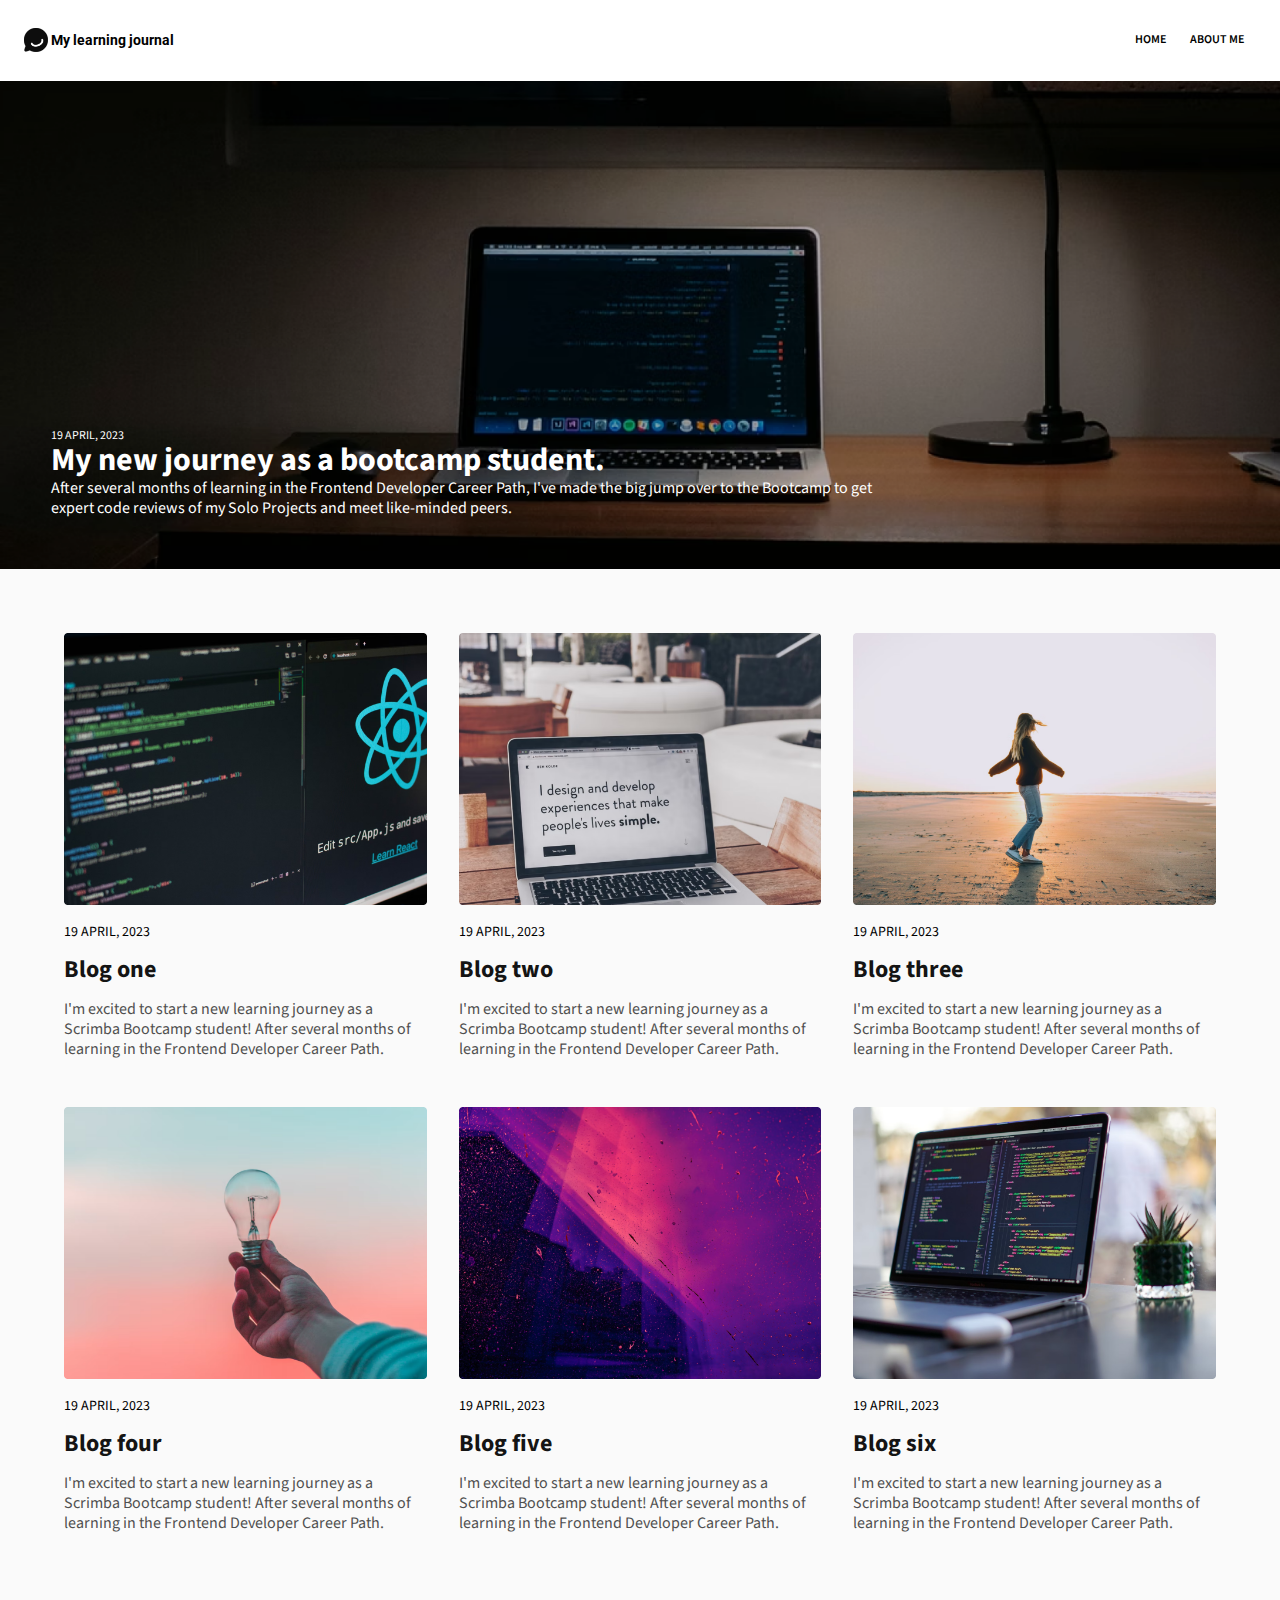
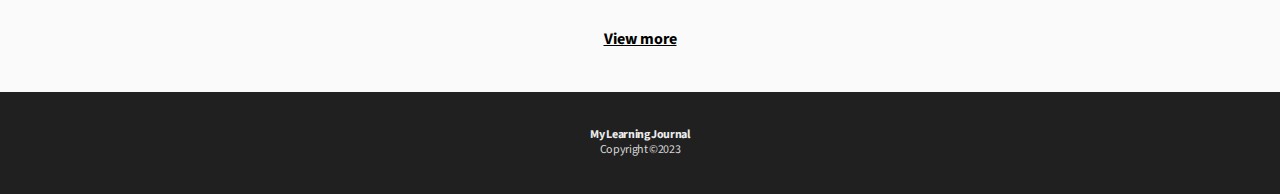
<file: index.html>
<!DOCTYPE html>
<html lang="en">
<head>
    <!-- Viewport meta -->
    <meta name="viewport" content="width=device-width, initial-scale=1" />
    <!-- Google fonts -->
    <link rel="preconnect" href="https://fonts.googleapis.com">
    <link rel="preconnect" href="https://fonts.gstatic.com" crossorigin>
    <link href="https://fonts.googleapis.com/css2?family=Roboto:wght@700&family=Source+Sans+Pro:wght@400;700&display=swap" rel="stylesheet">
    <!-- CSS -->
    <link rel="stylesheet" href="index.css">
    <meta charset="UTF-8">
    <meta http-equiv="X-UA-Compatible" content="IE=edge">
    <meta name="viewport" content="width=device-width, initial-scale=1.0">
    <title>Learning Journal</title>
</head>
<body>

    <header>
        <a class="header-title-container" href="index.html">
            <img class="header-title-logo" src="images/image 17.png">
            <h1 class="header-title-text">My learning journal</h1>
        </a>
    
        <div class="header-links">
            <a class="link-home" href="index.html">Home</a>
            <a class="link-about" href="about.html">About me</a>
        </div>
    </header>

    <a class="hero" href="post.html">
        <img class="hero-img" src="images/article-image-hero.png">
        <div class="hero-content">
            <p class="hero-date">19 April, 2023</p>
            <h1 class="hero-title">My new journey as a bootcamp student.</h1>
            <p class="article-hero-preview">After several months of learning in the Frontend Developer Career Path, I've made the big jump over to the Bootcamp to get expert code reviews of my Solo Projects and meet like-minded peers.
            </p>
        </div>
    </a>

<section class="blog-container">

    <div class="blog-item blog-item-1">
        <img class="blog-img"
                src="images/blog-image-01.png">
        <p class="blog-date">19 April, 2023</p>
        <h1 class="article-title">Blog one</h1>
        <p class="article-body-preview">
            I'm excited to start a new learning journey as a Scrimba Bootcamp student! After several months of learning in the Frontend Developer Career Path.
        </p>
    </div>

    <div class="blog-item blog-item-2">
        <img class="blog-img"
                src="images/blog-image-02.png">
        <p class="blog-date">19 April, 2023</p>
        <h1 class="article-title">Blog two</h1>
        <p class="article-body-preview">
            I'm excited to start a new learning journey as a Scrimba Bootcamp student! After several months of learning in the Frontend Developer Career Path.
        </p>
    </div>

    <div class="blog-item blog-item-3">
        <img class="blog-img"
                src="images/blog-image-03.png">
        <p class="blog-date">19 April, 2023</p>
        <h1 class="article-title">Blog three</h1>
        <p class="article-body-preview">
            I'm excited to start a new learning journey as a Scrimba Bootcamp student! After several months of learning in the Frontend Developer Career Path.
        </p>
    </div>

    <div class="blog-item blog-item-4">
        <img class="blog-img"
                src="images/blog-image-04.png">
        <p class="blog-date">19 April, 2023</p>
        <h1 class="article-title">Blog four</h1>
        <p class="article-body-preview">
            I'm excited to start a new learning journey as a Scrimba Bootcamp student! After several months of learning in the Frontend Developer Career Path.
        </p>
    </div>

    <div class="blog-item blog-item-5">
        <img class="blog-img"
                src="images/blog-image-05.png">
        <p class="blog-date">19 April, 2023</p>
        <h1 class="article-title">Blog five</h1>
        <p class="article-body-preview">
            I'm excited to start a new learning journey as a Scrimba Bootcamp student! After several months of learning in the Frontend Developer Career Path.
        </p>
    </div>

    <div class="blog-item blog-item-6">
        <img class="blog-img"
                src="images/blog-image-06.png">
        <p class="blog-date">19 April, 2023</p>
        <h1 class="article-title">Blog six</h1>
        <p class="article-body-preview">
            I'm excited to start a new learning journey as a Scrimba Bootcamp student! After several months of learning in the Frontend Developer Career Path.
        </p>
    </div>

</section>

<p class="view-more">View more</p>

<footer>
    <p>My Learning Journal</p>
    <p class="copyright">Copyright ©2023</p>
</footer>

</body>
</html>
</file>
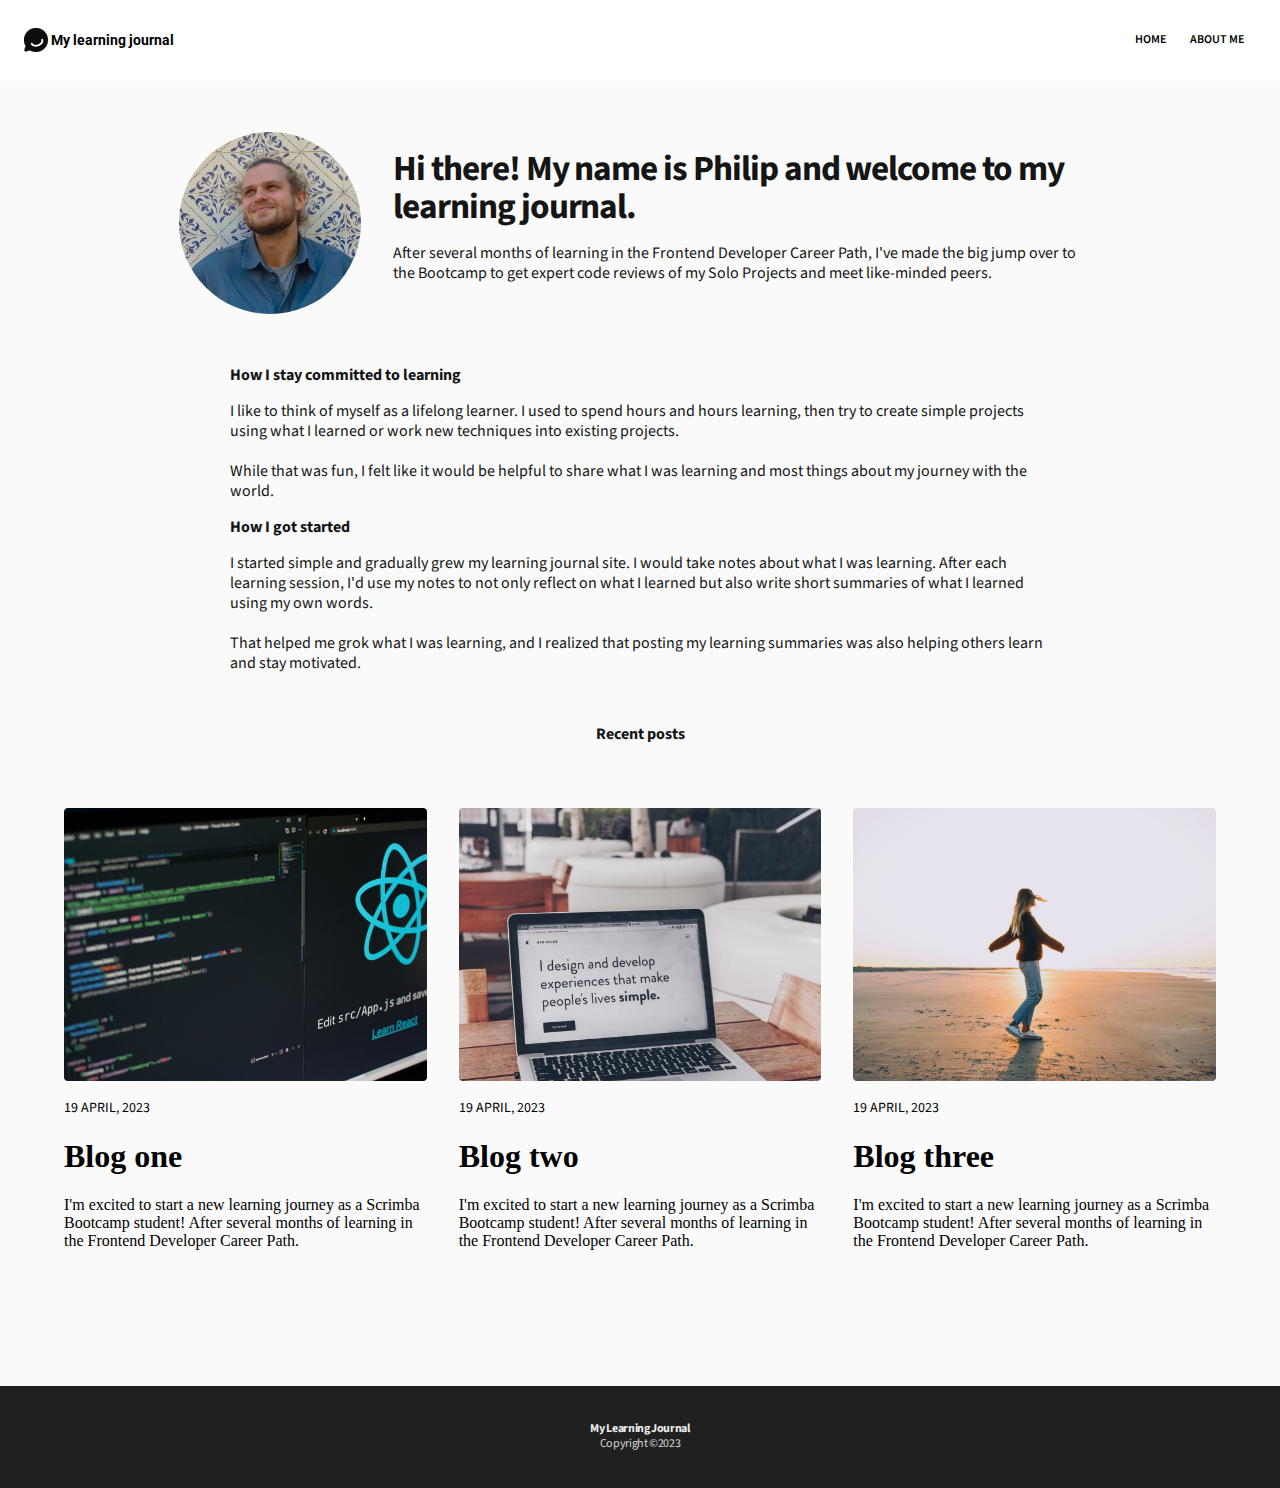
<file: about.html>
<!DOCTYPE html>
<html lang="en">
<head>
    <!-- Viewport meta -->
    <meta name="viewport" content="width=device-width, initial-scale=1" />
    <!-- Google fonts -->
    <link rel="preconnect" href="https://fonts.googleapis.com">
    <link rel="preconnect" href="https://fonts.gstatic.com" crossorigin>
    <link href="https://fonts.googleapis.com/css2?family=Roboto:wght@700&family=Source+Sans+Pro:wght@400;700&display=swap" rel="stylesheet">
    <!-- CSS -->
    <link rel="stylesheet" href="about.css">
    <meta charset="UTF-8">
    <meta http-equiv="X-UA-Compatible" content="IE=edge">
    <meta name="viewport" content="width=device-width, initial-scale=1.0">
    <title>Learning Journal</title>
</head>
<body>

    <header>
        <a class="header-title-container" href="index.html">
            <img class="header-title-logo" src="images/image 17.png">
            <h1 class="header-title-text">My learning journal</h1>
        </a>
    
        <div class="header-links">
            <a class="link-home" href="index.html">Home</a>
            <a class="link-about" href="about.html">About me</a>
        </div>
    </header>

<section class="post">
    <div class="intro">
        <img class="philip" src="images/philip.jpg">
        <div class="post-content">
            <h1 class="about-title">Hi there! My name is Philip and welcome to my learning journal.</h1>
            <p class="article-post-preview">After several months of learning in the Frontend Developer Career Path, I've made the big jump over to the Bootcamp to get expert code reviews of my Solo Projects and meet like-minded peers.
            </p>
        </div>
    </div>

    <div class="intro-content">
        <p class="headline">How I stay committed to learning</p>
        <p class="bodytext">I like to think of myself as a lifelong learner. I used to spend hours and hours learning, then try to create simple projects using what I learned or work new techniques into existing projects.
<br><br>
        While that was fun, I felt like it would be helpful to share what I was learning and most things about my journey with the world.</p>
        <p class="headline">How I got started</p>
        <p class="bodytext">I started simple and gradually grew my learning journal site. I would take notes about what I was learning. After each learning session, I'd use my notes to not only reflect on what I learned but also write short summaries of what I learned using my own words.
<br><br>
        That helped me grok what I was learning, and I realized that posting my learning summaries was also helping others learn and stay motivated.
        </p>
    </div>
</section>

<p class="recent">Recent posts</p>


<section class="blog-container">

        <div class="blog-item blog-item-1">
            <img class="blog-img"
                    src="images/blog-image-01.png">
            <p class="blog-date">19 April, 2023</p>
            <h1 class="article-title">Blog one</h1>
            <p class="article-body-preview">
                I'm excited to start a new learning journey as a Scrimba Bootcamp student! After several months of learning in the Frontend Developer Career Path.
            </p>
        </div>
    
        <div class="blog-item blog-item-2">
            <img class="blog-img"
                    src="images/blog-image-02.png">
            <p class="blog-date">19 April, 2023</p>
            <h1 class="article-title">Blog two</h1>
            <p class="article-body-preview">
                I'm excited to start a new learning journey as a Scrimba Bootcamp student! After several months of learning in the Frontend Developer Career Path.
            </p>
        </div>
    
        <div class="blog-item blog-item-3">
            <img class="blog-img"
                    src="images/blog-image-03.png">
            <p class="blog-date">19 April, 2023</p>
            <h1 class="article-title">Blog three</h1>
            <p class="article-body-preview">
                I'm excited to start a new learning journey as a Scrimba Bootcamp student! After several months of learning in the Frontend Developer Career Path.
            </p>
        </div>
        
</section>

<footer>
    <p>My Learning Journal</p>
    <p class="copyright">Copyright ©2023</p>
</footer>

</body>
</file>
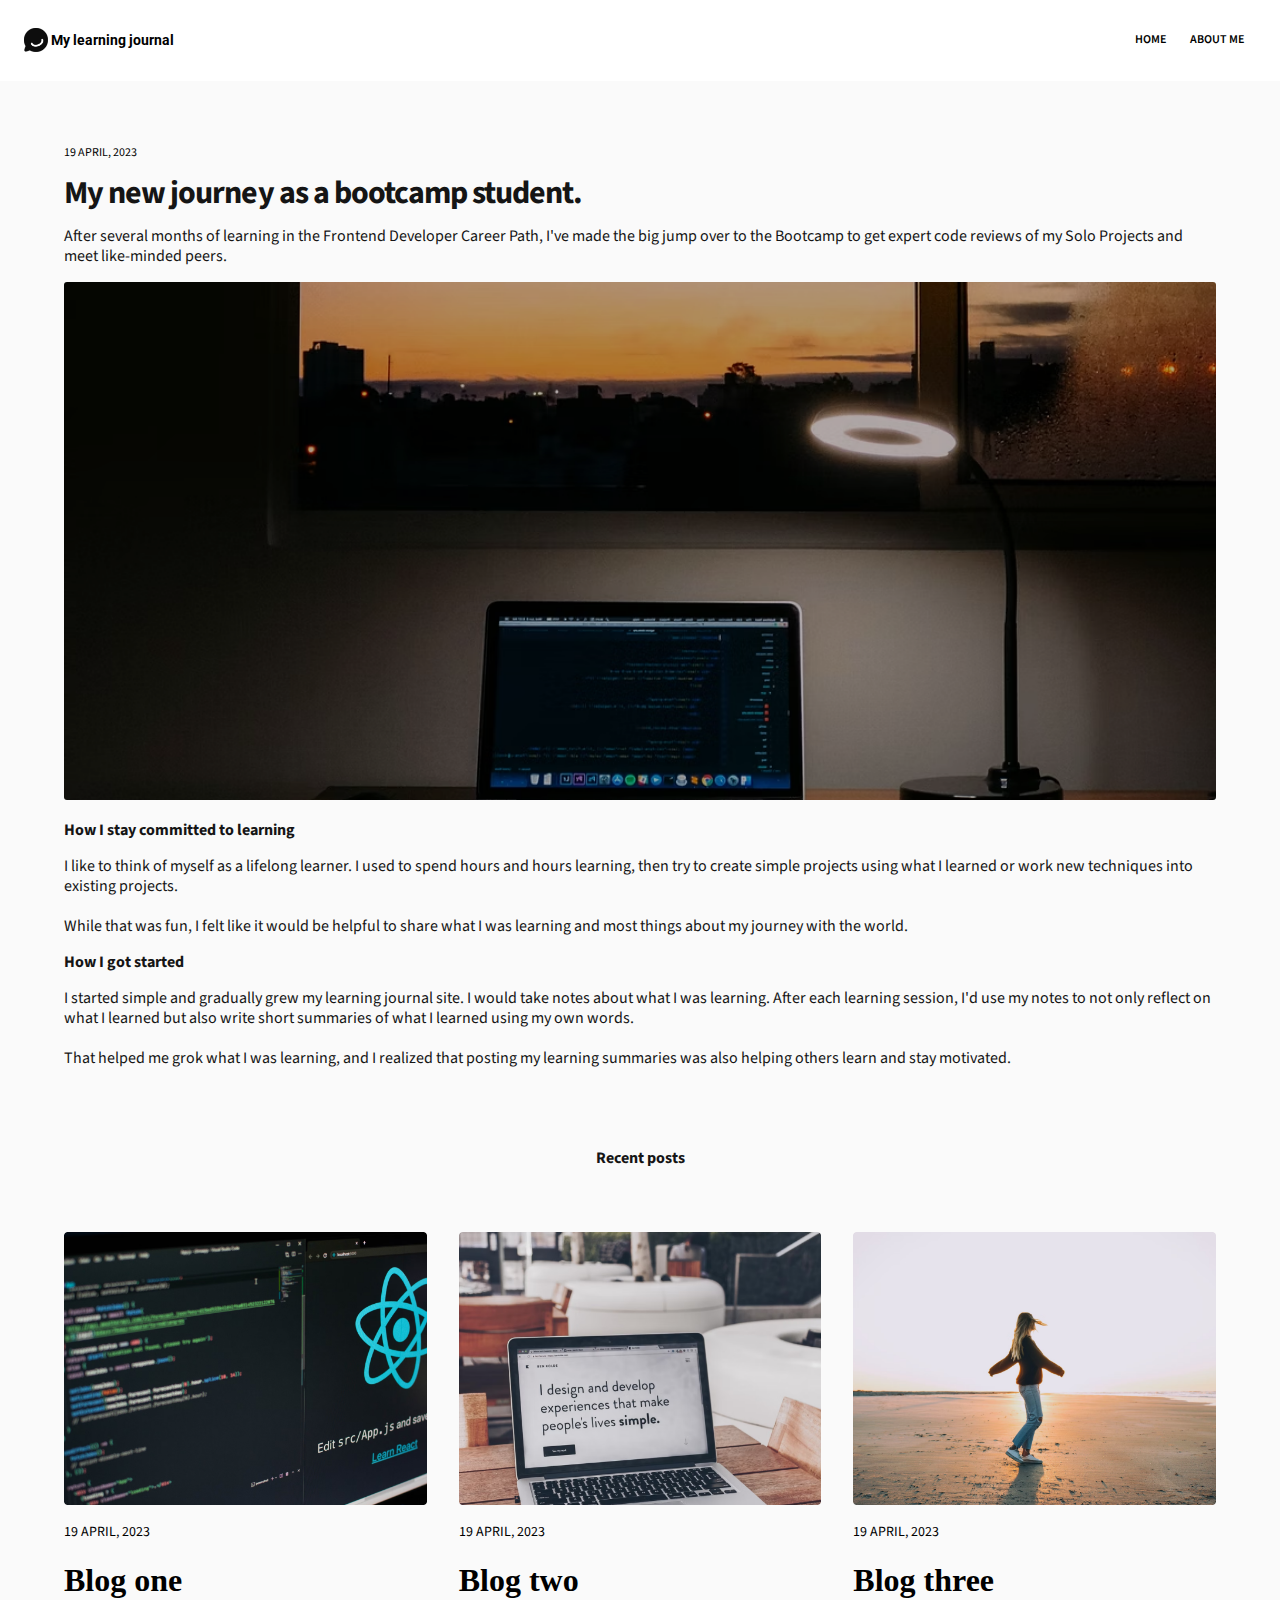
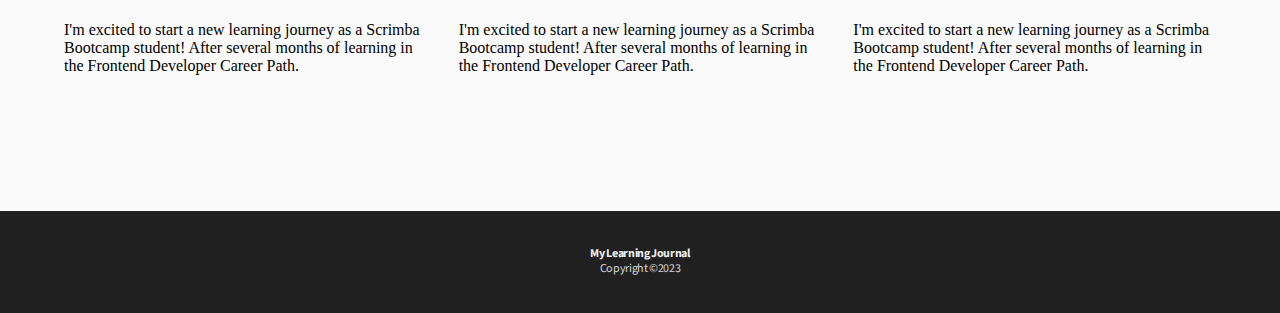
<file: post.html>
<!DOCTYPE html>
<html lang="en">
<head>
    <!-- Viewport meta -->
    <meta name="viewport" content="width=device-width, initial-scale=1" />
    <!-- Google fonts -->
    <link rel="preconnect" href="https://fonts.googleapis.com">
    <link rel="preconnect" href="https://fonts.gstatic.com" crossorigin>
    <link href="https://fonts.googleapis.com/css2?family=Roboto:wght@700&family=Source+Sans+Pro:wght@400;700&display=swap" rel="stylesheet">
    <!-- CSS -->
    <link rel="stylesheet" href="post.css">
    <meta charset="UTF-8">
    <meta http-equiv="X-UA-Compatible" content="IE=edge">
    <meta name="viewport" content="width=device-width, initial-scale=1.0">
    <title>Learning Journal</title>
</head>
<body>

    <header>
        <a class="header-title-container" href="index.html">
            <img class="header-title-logo" src="images/image 17.png">
            <h1 class="header-title-text">My learning journal</h1>
        </a>
    
        <div class="header-links">
            <a class="link-home" href="index.html">Home</a>
            <a class="link-about" href="about.html">About me</a>
        </div>
    </header>

<section class="post">
    <div class="post-content">
        <p class="post-date">19 April, 2023</p>
        <h1 class="post-title">My new journey as a bootcamp student.</h1>
        <p class="article-post-preview">After several months of learning in the Frontend Developer Career Path, I've made the big jump over to the Bootcamp to get expert code reviews of my Solo Projects and meet like-minded peers.
        </p>
        <img class="post-img" src="images/blog-image-hero.png">

        <p class="headline">How I stay committed to learning</p>
        <p class="bodytext">I like to think of myself as a lifelong learner. I used to spend hours and hours learning, then try to create simple projects using what I learned or work new techniques into existing projects.
<br><br>
        While that was fun, I felt like it would be helpful to share what I was learning and most things about my journey with the world.</p>
        <p class="headline">How I got started</p>
        <p class="bodytext">I started simple and gradually grew my learning journal site. I would take notes about what I was learning. After each learning session, I'd use my notes to not only reflect on what I learned but also write short summaries of what I learned using my own words.
<br><br>
        That helped me grok what I was learning, and I realized that posting my learning summaries was also helping others learn and stay motivated.
        </p>
    </div>
</section>

<p class="recent">Recent posts</p>


<section class="blog-container">

        <div class="blog-item blog-item-1">
            <img class="blog-img"
                    src="images/blog-image-01.png">
            <p class="blog-date">19 April, 2023</p>
            <h1 class="article-title">Blog one</h1>
            <p class="article-body-preview">
                I'm excited to start a new learning journey as a Scrimba Bootcamp student! After several months of learning in the Frontend Developer Career Path.
            </p>
        </div>
    
        <div class="blog-item blog-item-2">
            <img class="blog-img"
                    src="images/blog-image-02.png">
            <p class="blog-date">19 April, 2023</p>
            <h1 class="article-title">Blog two</h1>
            <p class="article-body-preview">
                I'm excited to start a new learning journey as a Scrimba Bootcamp student! After several months of learning in the Frontend Developer Career Path.
            </p>
        </div>
    
        <div class="blog-item blog-item-3">
            <img class="blog-img"
                    src="images/blog-image-03.png">
            <p class="blog-date">19 April, 2023</p>
            <h1 class="article-title">Blog three</h1>
            <p class="article-body-preview">
                I'm excited to start a new learning journey as a Scrimba Bootcamp student! After several months of learning in the Frontend Developer Career Path.
            </p>
        </div>
        
</section>

<footer>
    <p>My Learning Journal</p>
    <p class="copyright">Copyright ©2023</p>
</footer>

</body>
</file>
<file: index.css>
html, 
body {
    box-sizing: border-box;
    margin: 0;
    padding: 0;
    height: 100%;
    background-color: #FAFAFA;

}

a {
    color: inherit;
    text-decoration: inherit;
} 

img {
    border-radius: 3px;
}

body {
    display: flex;
    flex-direction: column;
}

header {
    background-color: white;
    width: 100%;
    display: flex;
    justify-content: space-between;
}

.header-title-container {
    display: flex;
    margin: 1.5em;
    align-items: center;
}

.header-title-logo {
    object-fit: cover;
    width: 1.5em;
    height: 1.5em;
    margin-right: 0.1875em;
}

.header-title-text {
    white-space: nowrap;
    font-family: 'Roboto';
    font-style: normal;
    font-weight: 700;
    font-size: 0.875rem;
    line-height: 1;
}

.header-links {
    white-space: nowrap;
    display: flex;
    gap: 2em;
    margin: 1.5em 3em 1.5em auto;
    align-items: center;
    text-transform: uppercase;
    font-family: 'Source Sans Pro';
    font-style: normal;
    font-weight: 600;
    font-size: 0.75rem;
    line-height: 1;
}

.link-home,
.link-about {
    cursor: pointer;
}

.hero {
    cursor: pointer;
    position: relative;
    display: flex;
}

.hero-img {
    object-fit: cover;
    min-width: 100%;
    border-radius: 0;
    max-height: 488px;
    overflow: hidden;
}

.hero-content {
    display: flex;
    flex-direction: column;
    margin: 4%;
    position: absolute;
    align-self: end;
}

.hero-date {
    text-transform: uppercase;
    font-family: 'Source Sans Pro';
    margin: 0;
    color: white;
    font-size: 0.75rem;
    line-height: 15px;
}

.hero-title {
    font-family: 'Source Sans Pro';
    margin: 0;
    color: white;
    font-size: 2rem;
    font-weight: 700;
    line-height: 1.08;
}

.article-hero-preview {
    margin: 0;
    color: white;
    font-family: 'Source Sans Pro';
    font-style: normal;
    font-weight: 400;
    font-size: 1rem;
    line-height: 20px;
}

.blog-item {
    cursor: pointer;
    flex: 1 25%;
    min-height: 400px;
}

.blog-item-4,
.blog-item-5,
.blog-item-6 {
    display: none;
}

.blog-container {
    display: flex;
    flex-direction: column;
    margin: 5% 5% 0 5%;
    background-color: #FAFAFA;
}

.blog-img {
    width: 100%;
}

.blog-date {
    text-transform: uppercase;
    font-family: 'Source Sans Pro';
    font-style: normal;
    font-weight: 400;
    font-size: 0.875rem;
    line-height: 18px;
}

.article-title {
    font-family: 'Source Sans Pro';
    font-style: normal;
    font-weight: 700;
    font-size: 1.5rem;
    line-height: 1.08;
    color: #141414;
}

.article-body-preview {
    font-family: 'Source Sans Pro';
    font-style: normal;
    font-weight: 400;
    font-size: 1rem;
    line-height: 1.25;
    color: #505050;
}

.view-more {
    cursor: pointer;
    font-family: 'Source Sans Pro';
    font-style: normal;
    font-weight: 700;
    font-size: 1rem;
    line-height: 1.25;
    text-align: center;
    text-decoration-line: underline;
    margin-bottom: 43px;
}

footer {
    padding: 37px;  
    font-family: 'Source Sans Pro';
    font-style: normal;
    font-weight: 700;
    font-size: 12px;
    line-height: 1.08;
    text-align: center;
    letter-spacing: -0.03em;
    color: #ECECEC;
    background-color: #202020;
    display: flex;
    flex-direction: column;
    align-items: center;
}

footer p {
    margin: 0;
    font-size: 0.75rem;
    margin: 0;
}
.copyright {
    font-family: 'Source Sans Pro';
    font-style: normal;
    font-weight: 400;
    font-size: 12px;
    line-height: 1.25;
    text-align: center;
    color: #D7D7D7;
}

/* Media queries */

@media (min-width: 480px) {

    .hero-content {
        min-width: 67%;
        max-width: 480px;
    }

    .blog-item-4,
    .blog-item-5,
    .blog-item-6 {
        display: unset;
    }

.blog-container {
    width: 90%;
    display: flex;
    flex-direction: row;
    flex-wrap: wrap;
    margin: 5%;
    gap: 2em;
}

}
</file>
<file: about.css>
html, 
body {
    background-color: #FAFAFA;
    box-sizing: border-box;
    margin: 0;
    padding: 0;
    height: 100%;
}

a {
    color: inherit;
    text-decoration: inherit;
} 

img {
    border-radius: 3px;
}

body {
    display: flex;
    flex-direction: column;
}

header {
    background-color: white;
    width: 100%;
    display: flex;
    justify-content: space-between;
}

.header-title-container {
    display: flex;
    margin: 1.5em;
    align-items: center;
}

.header-title-logo {
    object-fit: cover;
    width: 1.5em;
    height: 1.5em;
    margin-right: 0.1875em;
}

.header-title-text {
    white-space: nowrap;
    font-family: 'Roboto';
    font-style: normal;
    font-weight: 700;
    font-size: 0.875rem;
    line-height: 1;
}

.header-links {
    white-space: nowrap;
    display: flex;
    gap: 2em;
    margin: 1.5em 3em 1.5em auto;
    align-items: center;
    text-transform: uppercase;
    font-family: 'Source Sans Pro';
    font-style: normal;
    font-weight: 600;
    font-size: 0.75rem;
    line-height: 1;
}

.philip {
    width: 182px;
    height: 182px;
    border-radius: 50%;
    margin-right: 2rem;
}


.about-title {
    font-family: 'Source Sans Pro';
    font-style: normal;
    font-weight: 700;
    font-size: 2.2rem;
    line-height: 1.08;
    letter-spacing: -0.03em;
    color: #151515;
    margin: 0.5em 0;
}

.article-post-preview {
    font-family: 'Source Sans Pro';
    font-style: normal;
    font-weight: 400;
    font-size: 1rem;
    line-height: 1.25;
    color: #151515;
}

.post {
    align-self: center;
    margin: 7%;
    max-width: 1085px;
}

.post-img {
    width: 100%;
}

.headline,
.bodytext,
.recent {
    font-family: 'Source Sans Pro';
    font-style: normal;
    font-weight: 400;
    font-size: 16px;
    line-height: 20px;

    color: #151515;
}

.headline {
    font-weight: 700;
}

.recent {
    margin: 0 auto;
    font-weight: 700;
}

.blog-container {
    display: flex;
    flex-direction: column;
    margin: 5% 5% 0 5%;
}

.blog-img {
    width: 100%;
}

.blog-date {
    text-transform: uppercase;
    font-family: 'Source Sans Pro';
    font-style: normal;
    font-weight: 400;
    font-size: 0.875rem;
    line-height: 18px;
}

.blog-item {
    cursor: pointer;
    flex: 1 25%;
    min-height: 400px;
}

footer {
    margin-top: 3.5rem;
    padding: 37px;  
    font-family: 'Source Sans Pro';
    font-style: normal;
    font-weight: 700;
    font-size: 12px;
    line-height: 1.08;
    text-align: center;
    letter-spacing: -0.03em;
    color: #ECECEC;
    background-color: #202020;
    display: flex;
    flex-direction: column;
    align-items: center;
}

footer p {
    margin: 0;
    font-size: 0.75rem;
    margin: 0;
}
.copyright {
    font-family: 'Source Sans Pro';
    font-style: normal;
    font-weight: 400;
    font-size: 12px;
    line-height: 1.25;
    text-align: center;
    color: #D7D7D7;
}

@media (min-width: 768px) {
    .intro {
        display: flex;
        margin: 5% 10%;
    }
    .intro-content {
        margin: 5% 10%;
    }
    .post {
        margin: 0 10%;
    }
}

@media (min-width: 1024px) {
    .intro {
        margin: 5%;
    }
}

@media (min-width: 480px) {

.blog-container {
    display: flex;
    flex-direction: row;
    flex-wrap: wrap;
    margin: 5%;
    gap: 2em;
}
}
</file>
<file: post.css>
html, 
body {
    background-color: #FAFAFA;
    box-sizing: border-box;
    margin: 0;
    padding: 0;
    height: 100%;
}

a {
    color: inherit;
    text-decoration: inherit;
} 

img {
    border-radius: 3px;
}

body {
    display: flex;
    flex-direction: column;
}

header {
    background-color: white;
    width: 100%;
    display: flex;
    justify-content: space-between;
}

.header-title-container {
    display: flex;
    margin: 1.5em;
    align-items: center;
}

.header-title-logo {
    object-fit: cover;
    width: 1.5em;
    height: 1.5em;
    margin-right: 0.1875em;
}

.header-title-text {
    white-space: nowrap;
    font-family: 'Roboto';
    font-style: normal;
    font-weight: 700;
    font-size: 0.875rem;
    line-height: 1;
}

.header-links {
    white-space: nowrap;
    display: flex;
    gap: 2em;
    margin: 1.5em 3em 1.5em auto;
    align-items: center;
    text-transform: uppercase;
    font-family: 'Source Sans Pro';
    font-style: normal;
    font-weight: 600;
    font-size: 0.75rem;
    line-height: 1;
}

.post-date {
    text-transform: uppercase;
    font-family: 'Source Sans Pro';
    margin: 0;
    font-size: 0.75rem;
    line-height: 15px;
}

.post-title {
    font-family: 'Source Sans Pro';
    font-style: normal;
    font-weight: 700;
    font-size: 2rem;
    line-height: 1.08;
    letter-spacing: -0.03em;
    color: #151515;
    margin: 0.5em 0;
}

.article-post-preview {
    font-family: 'Source Sans Pro';
    font-style: normal;
    font-weight: 400;
    font-size: 1rem;
    line-height: 1.25;
    color: #151515;
}

.post {
    margin: 5%;
}

.post-img {
    width: 100%;
}

.headline,
.bodytext,
.recent {
    font-family: 'Source Sans Pro';
    font-style: normal;
    font-weight: 400;
    font-size: 16px;
    line-height: 20px;

    color: #151515;
}

.headline {
    font-weight: 700;
}

.recent {
    margin: 0 auto;
    font-weight: 700;
}

.blog-container {
    display: flex;
    flex-direction: column;
    margin: 5% 5% 0 5%;
}

.blog-img {
    width: 100%;
}

.blog-date {
    text-transform: uppercase;
    font-family: 'Source Sans Pro';
    font-style: normal;
    font-weight: 400;
    font-size: 0.875rem;
    line-height: 18px;
}

.blog-item {
    cursor: pointer;
    flex: 1 25%;
    min-height: 400px;
}

footer {
    margin-top: 3.5rem;
    padding: 37px;  
    font-family: 'Source Sans Pro';
    font-style: normal;
    font-weight: 700;
    font-size: 12px;
    line-height: 1.08;
    text-align: center;
    letter-spacing: -0.03em;
    color: #ECECEC;
    background-color: #202020;
    display: flex;
    flex-direction: column;
    align-items: center;
}

footer p {
    margin: 0;
    font-size: 0.75rem;
    margin: 0;
}
.copyright {
    font-family: 'Source Sans Pro';
    font-style: normal;
    font-weight: 400;
    font-size: 12px;
    line-height: 1.25;
    text-align: center;
    color: #D7D7D7;
}


@media (min-width: 480px) {

.blog-container {
    display: flex;
    flex-direction: row;
    flex-wrap: wrap;
    margin: 5%;
    gap: 2em;
}

}
</file>
